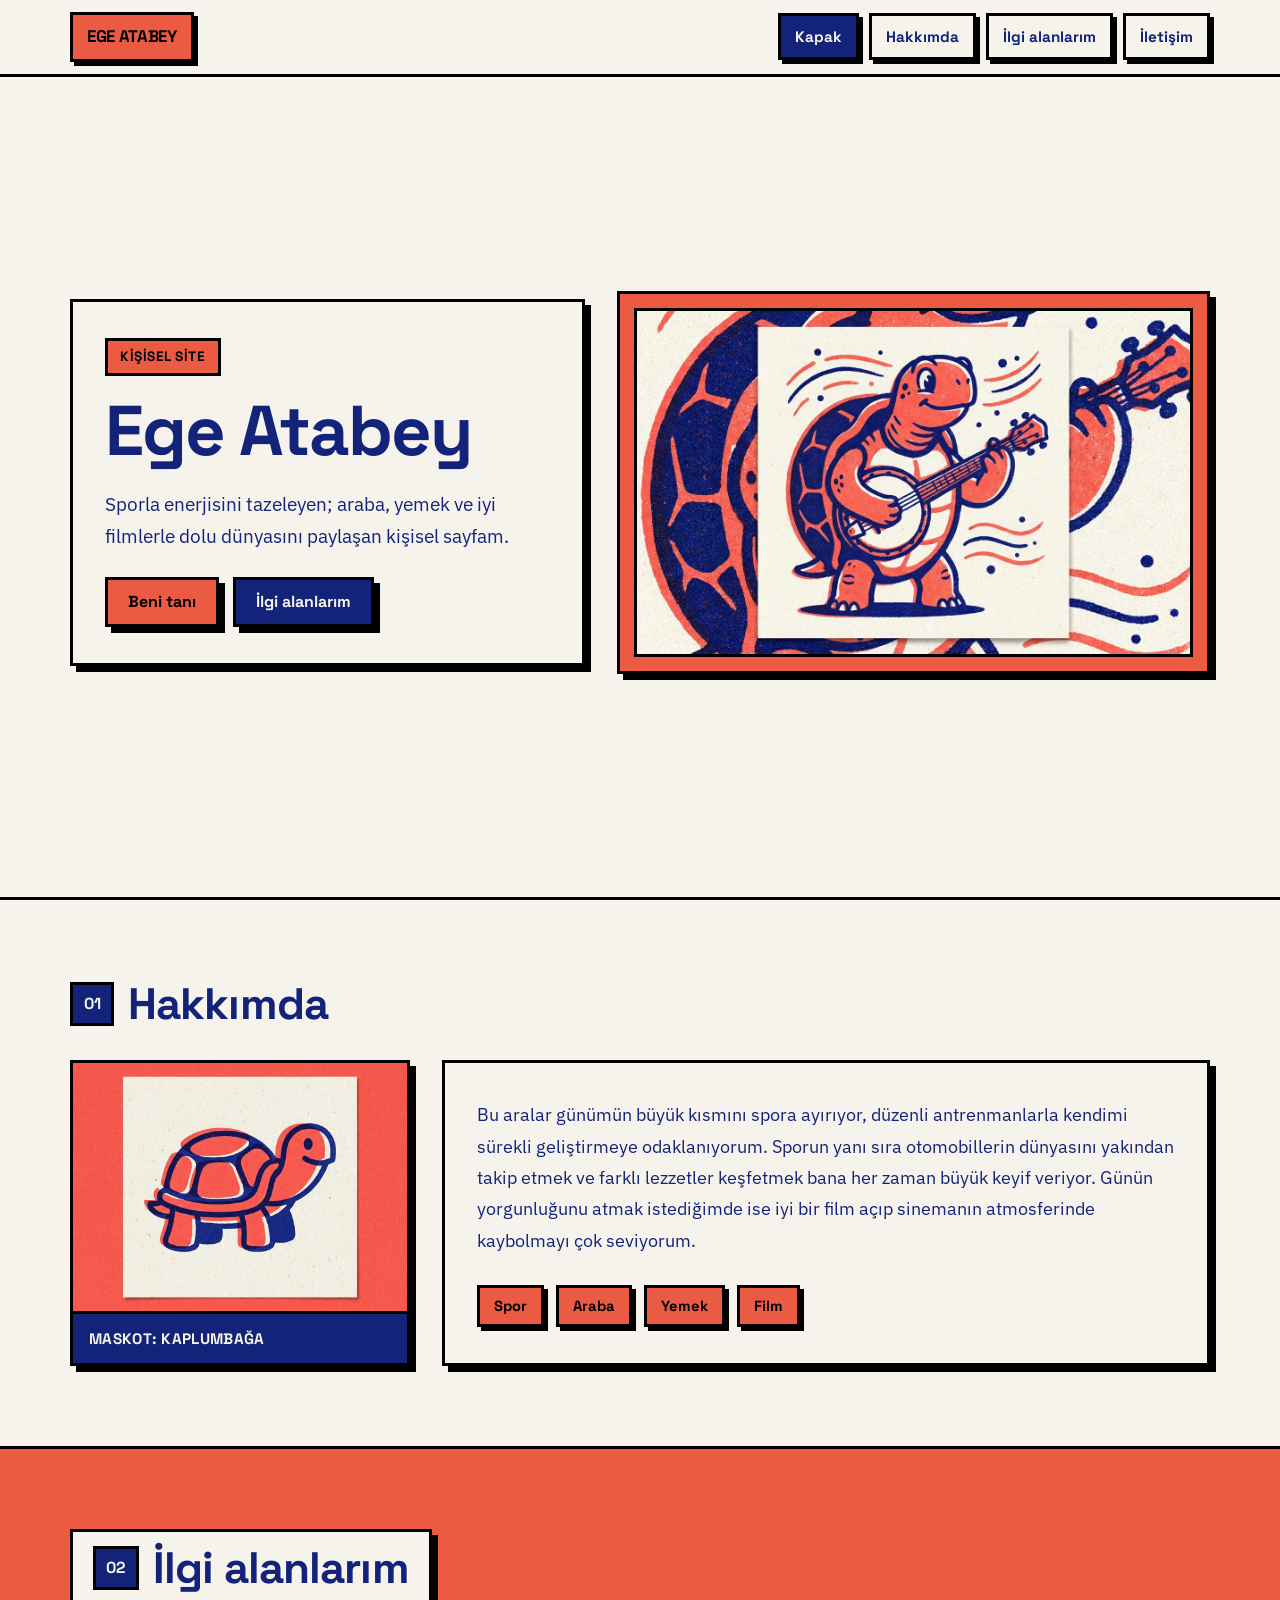
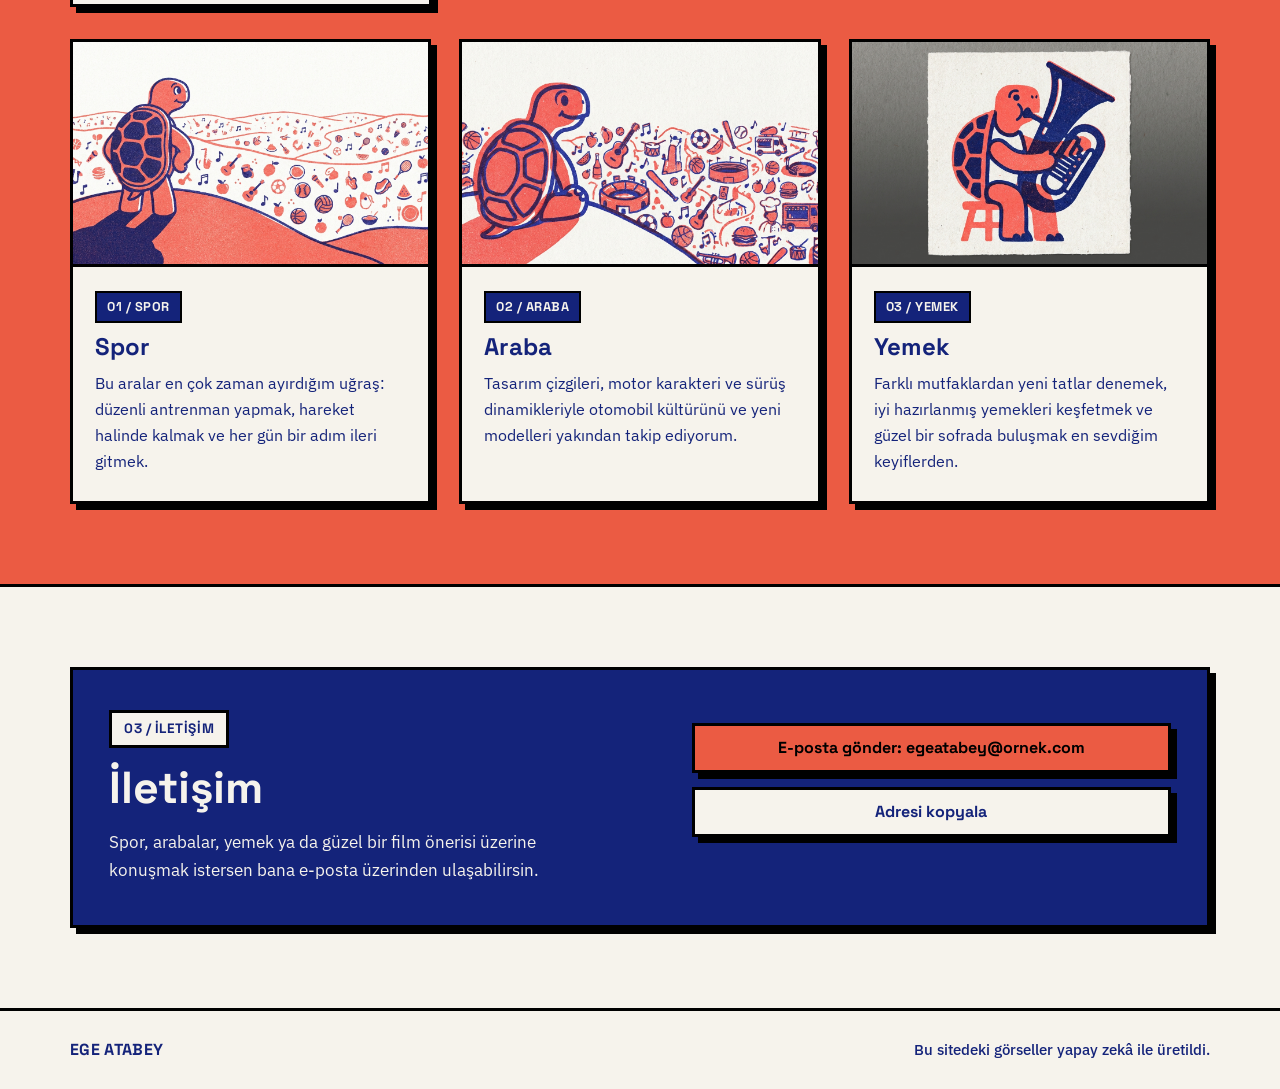
<file: index.html>
<!DOCTYPE html>
<html lang="tr">
<head>
  <meta charset="UTF-8">
  <meta name="viewport" content="width=device-width, initial-scale=1.0">
  <title>Ege Atabey</title>
  <meta name="description" content="Ege Atabey kişisel web sitesi: spor, araba, yemek ve sinema üzerine.">
  <link rel="icon" type="image/jpeg" href="resimler/maskot.jpg">
  <link rel="preconnect" href="https://fonts.googleapis.com">
  <link rel="preconnect" href="https://fonts.gstatic.com" crossorigin>
  <link href="https://fonts.googleapis.com/css2?family=IBM+Plex+Sans:wght@400;500;700&family=Space+Grotesk:wght@500;700&display=swap" rel="stylesheet">
  <link rel="stylesheet" href="style.css">
</head>
<body>
  <a class="atla-baglantisi" href="#kapak">İçeriğe geç</a>

  <header class="ust-menu" id="ust-menu">
    <div class="kapsayici menu-ici">
      <a class="marka" href="#kapak">Ege Atabey</a>

      <button
        type="button"
        class="menu-dugmesi"
        id="menu-dugmesi"
        aria-expanded="false"
        aria-controls="ana-gezinme"
      >
        Menü
      </button>

      <nav class="gezinme" id="ana-gezinme" aria-label="Ana menü">
        <a class="gezinme-baglantisi aktif" href="#kapak">Kapak</a>
        <a class="gezinme-baglantisi" href="#hakkimda">Hakkımda</a>
        <a class="gezinme-baglantisi" href="#ilgi-alanlarim">İlgi alanlarım</a>
        <a class="gezinme-baglantisi" href="#iletisim">İletişim</a>
      </nav>
    </div>
  </header>

  <main>
    <section class="kapak" id="kapak" aria-labelledby="kapak-baslik">
      <div class="kapsayici kapak-izgara">
        <div class="kapak-metin-kutusu kutu">
          <span class="etiket">Kişisel Site</span>
          <h1 id="kapak-baslik">Ege Atabey</h1>
          <p class="kapak-tanitim">
            Sporla enerjisini tazeleyen; araba, yemek ve iyi filmlerle dolu dünyasını paylaşan kişisel sayfam.
          </p>
          <div class="kapak-eylemler">
            <a class="dugme dugme-vurgu" href="#hakkimda">Beni tanı</a>
            <a class="dugme dugme-ikincil" href="#ilgi-alanlarim">İlgi alanlarım</a>
          </div>
        </div>

        <figure class="kapak-gorsel-cercevesi kutu">
          <img
            src="resimler/kapak.jpg"
            alt="Krem kağıt üzerinde mercan kırmızısı ve koyu lacivert baskı tarzında çizilmiş, neşeyle banjo çalan gülümseyen kaplumbağa illüstrasyonu"
            class="kapak-gorseli"
          >
        </figure>
      </div>
    </section>

    <section class="bolum hakkimda" id="hakkimda" aria-labelledby="hakkimda-baslik">
      <div class="kapsayici">
        <div class="bolum-basligi">
          <span class="bolum-no" aria-hidden="true">01</span>
          <h2 id="hakkimda-baslik">Hakkımda</h2>
        </div>

        <div class="hakkimda-izgara">
          <figure class="maskot-kutusu kutu">
            <img
              src="resimler/maskot.jpg"
              alt="Mercan kırmızısı zemin ortasındaki krem kart üzerinde lacivert konturlu gülümseyen kaplumbağa maskot çizimi"
              class="maskot-gorseli"
            >
            <figcaption class="maskot-altyazi">Maskot: Kaplumbağa</figcaption>
          </figure>

          <div class="hakkimda-metin kutu">
            <p>
              Bu aralar günümün büyük kısmını spora ayırıyor, düzenli antrenmanlarla kendimi sürekli geliştirmeye odaklanıyorum.
              Sporun yanı sıra otomobillerin dünyasını yakından takip etmek ve farklı lezzetler keşfetmek bana her zaman büyük keyif veriyor.
              Günün yorgunluğunu atmak istediğimde ise iyi bir film açıp sinemanın atmosferinde kaybolmayı çok seviyorum.
            </p>
            <ul class="anahtar-etiketler" aria-label="Öne çıkan konular">
              <li>Spor</li>
              <li>Araba</li>
              <li>Yemek</li>
              <li>Film</li>
            </ul>
          </div>
        </div>
      </div>
    </section>

    <section class="bolum ilgi-alanlarim" id="ilgi-alanlarim" aria-labelledby="ilgi-alanlarim-baslik">
      <div class="kapsayici">
        <div class="bolum-basligi bolum-basligi-kutu kutu">
          <span class="bolum-no" aria-hidden="true">02</span>
          <h2 id="ilgi-alanlarim-baslik">İlgi alanlarım</h2>
        </div>

        <div class="kartlar-izgara">
          <article class="kart kutu">
            <div class="kart-gorsel-alani">
              <img
                src="resimler/kart-1.jpg"
                alt="Bir tepenin üstünden müzik notaları, spor topları, tenis raketleri ve meyve çizimleriyle dolu manzaraya bakan mercan kırmızısı ve lacivert kaplumbağa illüstrasyonu"
                class="kart-gorseli"
                loading="lazy"
              >
            </div>
            <div class="kart-icerik">
              <span class="kart-sira">01 / SPOR</span>
              <h3>Spor</h3>
              <p>
                Bu aralar en çok zaman ayırdığım uğraş: düzenli antrenman yapmak, hareket halinde kalmak ve her gün bir adım ileri gitmek.
              </p>
            </div>
          </article>

          <article class="kart kutu">
            <div class="kart-gorsel-alani">
              <img
                src="resimler/kart-2.jpg"
                alt="Stadyumlar, yemek kamyonları, gitarlar, spor topları ve aşçı figürlerinin önünde oturan gülümseyen kaplumbağa illüstrasyonu"
                class="kart-gorseli"
                loading="lazy"
              >
            </div>
            <div class="kart-icerik">
              <span class="kart-sira">02 / ARABA</span>
              <h3>Araba</h3>
              <p>
                Tasarım çizgileri, motor karakteri ve sürüş dinamikleriyle otomobil kültürünü ve yeni modelleri yakından takip ediyorum.
              </p>
            </div>
          </article>

          <article class="kart kutu">
            <div class="kart-gorsel-alani">
              <img
                src="resimler/kart-3.jpg"
                alt="Küçük bir taburede oturarak büyük koyu lacivert bir tuba çalan mercan kırmızısı ve lacivert baskı tarzı kaplumbağa illüstrasyonu"
                class="kart-gorseli"
                loading="lazy"
              >
            </div>
            <div class="kart-icerik">
              <span class="kart-sira">03 / YEMEK</span>
              <h3>Yemek</h3>
              <p>
                Farklı mutfaklardan yeni tatlar denemek, iyi hazırlanmış yemekleri keşfetmek ve güzel bir sofrada buluşmak en sevdiğim keyiflerden.
              </p>
            </div>
          </article>
        </div>
      </div>
    </section>

    <section class="bolum iletisim" id="iletisim" aria-labelledby="iletisim-baslik">
      <div class="kapsayici">
        <div class="iletisim-kutusu kutu">
          <div class="iletisim-metin">
            <span class="etiket etiket-acik">03 / İletişim</span>
            <h2 id="iletisim-baslik">İletişim</h2>
            <p>
              Spor, arabalar, yemek ya da güzel bir film önerisi üzerine konuşmak istersen bana e-posta üzerinden ulaşabilirsin.
            </p>
          </div>

          <div class="iletisim-eylemler">
            <a class="dugme dugme-vurgu" href="mailto:egeatabey@ornek.com">
              E-posta gönder: egeatabey@ornek.com
            </a>
            <button
              type="button"
              class="dugme dugme-acik"
              id="eposta-kopyala"
              data-eposta="egeatabey@ornek.com"
            >
              Adresi kopyala
            </button>
            <p class="kopya-durumu" id="kopya-durumu" role="status" aria-live="polite"></p>
          </div>
        </div>
      </div>
    </section>
  </main>

  <footer class="alt-bilgi">
    <div class="kapsayici alt-bilgi-ici">
      <p class="alt-marka">Ege Atabey</p>
      <p class="yapay-zeka-notu">Bu sitedeki görseller yapay zekâ ile üretildi.</p>
    </div>
  </footer>

  <script src="script.js"></script>
</body>
</html>
</file>
<file: style.css>
:root {
  --zemin: #F6F3EC;
  --yazi: #14237A;
  --vurgu: #EB5B43;
  --siyah: #000000;
  --kenarlik: 3px solid var(--siyah);
  --golge: 6px 6px 0 var(--siyah);
  --golge-hover: 8px 8px 0 var(--siyah);
  --golge-basili: 3px 3px 0 var(--siyah);
  --menu-yuksekligi: 76px;
}

*,
*::before,
*::after {
  box-sizing: border-box;
}

html {
  scroll-behavior: smooth;
  scroll-padding-top: calc(var(--menu-yuksekligi) + 20px);
}

body {
  margin: 0;
  background-color: var(--zemin);
  color: var(--yazi);
  font-family: "IBM Plex Sans", -apple-system, BlinkMacSystemFont, "Segoe UI", sans-serif;
  font-size: 17px;
  line-height: 1.65;
  overflow-x: hidden;
}

img {
  display: block;
  max-width: 100%;
  height: auto;
}

h1,
h2,
h3,
.marka,
.etiket,
.bolum-no,
.dugme,
.gezinme-baglantisi,
.menu-dugmesi,
.kart-sira,
.maskot-altyazi,
.alt-marka {
  font-family: "Space Grotesk", -apple-system, BlinkMacSystemFont, sans-serif;
  font-weight: 700;
}

h1,
h2,
h3,
p,
figure {
  margin: 0;
}

a {
  color: inherit;
}

:focus-visible {
  outline: 3px solid var(--siyah);
  outline-offset: 3px;
}

.atla-baglantisi {
  position: fixed;
  top: -100px;
  left: 16px;
  z-index: 200;
  padding: 10px 16px;
  background-color: var(--vurgu);
  color: var(--siyah);
  border: var(--kenarlik);
  box-shadow: var(--golge);
  text-decoration: none;
  font-family: "Space Grotesk", sans-serif;
  font-weight: 700;
}

.atla-baglantisi:focus {
  top: 16px;
}

.kapsayici {
  width: min(1140px, 100% - 32px);
  margin-inline: auto;
}

.kutu {
  border: var(--kenarlik);
  box-shadow: var(--golge);
}

/* Sabit üst menü */
.ust-menu {
  position: fixed;
  top: 0;
  left: 0;
  right: 0;
  z-index: 100;
  min-height: var(--menu-yuksekligi);
  background-color: var(--zemin);
  border-bottom: var(--kenarlik);
  display: flex;
  align-items: center;
}

.menu-ici {
  display: flex;
  align-items: center;
  justify-content: space-between;
  gap: 16px;
  padding-block: 12px;
}

.marka {
  display: inline-block;
  padding: 8px 14px;
  background-color: var(--vurgu);
  color: var(--siyah);
  border: var(--kenarlik);
  box-shadow: 4px 4px 0 var(--siyah);
  text-decoration: none;
  font-size: 1.05rem;
  letter-spacing: -0.02em;
  text-transform: uppercase;
  transition: transform 0.14s ease, box-shadow 0.14s ease;
}

.marka:hover {
  transform: translate(-2px, -2px);
  box-shadow: 6px 6px 0 var(--siyah);
}

.menu-dugmesi {
  display: none;
  padding: 8px 14px;
  background-color: var(--zemin);
  color: var(--yazi);
  border: var(--kenarlik);
  box-shadow: 4px 4px 0 var(--siyah);
  font-size: 0.95rem;
  cursor: pointer;
}

.gezinme {
  display: flex;
  align-items: center;
  gap: 10px;
}

.gezinme-baglantisi {
  padding: 8px 14px;
  border: var(--kenarlik);
  background-color: var(--zemin);
  color: var(--yazi);
  text-decoration: none;
  font-size: 0.95rem;
  box-shadow: 4px 4px 0 var(--siyah);
  transition: transform 0.14s ease, box-shadow 0.14s ease, background-color 0.14s ease, color 0.14s ease;
}

.gezinme-baglantisi:hover {
  transform: translate(-2px, -2px);
  box-shadow: 6px 6px 0 var(--siyah);
  background-color: var(--vurgu);
  color: var(--siyah);
}

.gezinme-baglantisi.aktif {
  background-color: var(--yazi);
  color: var(--zemin);
}

/* Düğmeler ve etiketler */
.etiket {
  display: inline-block;
  padding: 5px 12px;
  background-color: var(--vurgu);
  color: var(--siyah);
  border: var(--kenarlik);
  font-size: 0.85rem;
  letter-spacing: 0.04em;
  text-transform: uppercase;
}

.etiket-acik {
  background-color: var(--zemin);
  color: var(--yazi);
}

.dugme {
  display: inline-flex;
  align-items: center;
  justify-content: center;
  padding: 12px 20px;
  border: var(--kenarlik);
  box-shadow: var(--golge);
  text-decoration: none;
  font-size: 1rem;
  line-height: 1.25;
  cursor: pointer;
  transition: transform 0.14s ease, box-shadow 0.14s ease;
}

.dugme:hover {
  transform: translate(-2px, -2px);
  box-shadow: var(--golge-hover);
}

.dugme:active {
  transform: translate(3px, 3px);
  box-shadow: var(--golge-basili);
}

.dugme-vurgu {
  background-color: var(--vurgu);
  color: var(--siyah);
}

.dugme-ikincil {
  background-color: var(--yazi);
  color: var(--zemin);
}

.dugme-acik {
  background-color: var(--zemin);
  color: var(--yazi);
}

/* Kapak bölümü (tam ekran yüksekliğinde) */
.kapak {
  min-height: 100svh;
  padding-top: calc(var(--menu-yuksekligi) + 40px);
  padding-bottom: 48px;
  display: flex;
  align-items: center;
  border-bottom: var(--kenarlik);
}

.kapak-izgara {
  display: grid;
  grid-template-columns: minmax(0, 1fr) minmax(0, 1.15fr);
  gap: 32px;
  align-items: center;
}

.kapak-metin-kutusu {
  background-color: var(--zemin);
  padding: 36px 32px;
  display: flex;
  flex-direction: column;
  align-items: flex-start;
  gap: 20px;
}

.kapak-metin-kutusu h1 {
  font-size: clamp(2.6rem, 5.5vw, 4.4rem);
  line-height: 1.02;
  letter-spacing: -0.03em;
  color: var(--yazi);
}

.kapak-tanitim {
  font-size: clamp(1.05rem, 1.5vw, 1.22rem);
  color: var(--yazi);
  max-width: 44ch;
}

.kapak-eylemler {
  display: flex;
  flex-wrap: wrap;
  gap: 14px;
  padding-top: 6px;
}

.kapak-gorsel-cercevesi {
  background-color: var(--vurgu);
  padding: 14px;
}

.kapak-gorseli {
  width: 100%;
  aspect-ratio: 16 / 10;
  object-fit: cover;
  border: var(--kenarlik);
}

/* Ortak bölüm stilleri */
.bolum {
  padding-block: 80px;
}

.bolum-basligi {
  display: inline-flex;
  align-items: center;
  gap: 14px;
  margin-bottom: 32px;
}

.bolum-basligi-kutu {
  background-color: var(--zemin);
  padding: 12px 20px;
}

.bolum-no {
  display: inline-flex;
  align-items: center;
  justify-content: center;
  min-width: 44px;
  height: 44px;
  padding-inline: 10px;
  background-color: var(--yazi);
  color: var(--zemin);
  border: var(--kenarlik);
  font-size: 1rem;
}

.bolum-basligi h2 {
  font-size: clamp(1.9rem, 3.6vw, 2.75rem);
  line-height: 1.1;
  letter-spacing: -0.02em;
  color: var(--yazi);
}

/* Hakkımda bölümü */
.hakkimda-izgara {
  display: grid;
  grid-template-columns: minmax(260px, 340px) minmax(0, 1fr);
  gap: 32px;
  align-items: stretch;
}

.maskot-kutusu {
  background-color: var(--vurgu);
  display: flex;
  flex-direction: column;
  overflow: hidden;
}

.maskot-gorseli {
  width: 100%;
  aspect-ratio: 4 / 3;
  object-fit: cover;
  border-bottom: var(--kenarlik);
  flex: 1;
}

.maskot-altyazi {
  padding: 12px 16px;
  background-color: var(--yazi);
  color: var(--zemin);
  font-size: 0.95rem;
  letter-spacing: 0.02em;
  text-transform: uppercase;
}

.hakkimda-metin {
  background-color: var(--zemin);
  padding: 36px 32px;
  display: flex;
  flex-direction: column;
  justify-content: space-between;
  gap: 28px;
}

.hakkimda-metin p {
  font-size: 1.12rem;
  line-height: 1.75;
}

.anahtar-etiketler {
  list-style: none;
  margin: 0;
  padding: 0;
  display: flex;
  flex-wrap: wrap;
  gap: 12px;
}

.anahtar-etiketler li {
  padding: 6px 14px;
  background-color: var(--vurgu);
  color: var(--siyah);
  border: var(--kenarlik);
  box-shadow: 4px 4px 0 var(--siyah);
  font-family: "Space Grotesk", sans-serif;
  font-weight: 700;
  font-size: 0.92rem;
}

/* İlgi alanlarım bölümü */
.ilgi-alanlarim {
  background-color: var(--vurgu);
  border-top: var(--kenarlik);
  border-bottom: var(--kenarlik);
}

.kartlar-izgara {
  display: grid;
  grid-template-columns: repeat(3, minmax(0, 1fr));
  gap: 28px;
}

.kart {
  background-color: var(--zemin);
  display: flex;
  flex-direction: column;
  overflow: hidden;
  transition: transform 0.16s ease, box-shadow 0.16s ease;
}

.kart:hover {
  transform: translate(-3px, -3px);
  box-shadow: 9px 9px 0 var(--siyah);
}

.kart-gorsel-alani {
  border-bottom: var(--kenarlik);
  background-color: var(--zemin);
}

.kart-gorseli {
  width: 100%;
  aspect-ratio: 16 / 10;
  object-fit: cover;
}

.kart-icerik {
  padding: 24px 22px 26px;
  display: flex;
  flex-direction: column;
  gap: 10px;
  flex: 1;
}

.kart-sira {
  display: inline-block;
  align-self: flex-start;
  padding: 3px 10px;
  background-color: var(--yazi);
  color: var(--zemin);
  border: 2px solid var(--siyah);
  font-size: 0.8rem;
  letter-spacing: 0.04em;
}

.kart-icerik h3 {
  font-size: 1.5rem;
  line-height: 1.2;
  color: var(--yazi);
}

.kart-icerik p {
  font-size: 0.98rem;
  color: var(--yazi);
}

/* İletişim bölümü */
.iletisim-kutusu {
  background-color: var(--yazi);
  color: var(--zemin);
  padding: 40px 36px;
  display: grid;
  grid-template-columns: minmax(0, 1.15fr) minmax(0, 1fr);
  gap: 32px;
  align-items: center;
}

.iletisim-metin {
  display: flex;
  flex-direction: column;
  align-items: flex-start;
  gap: 16px;
}

.iletisim-metin h2 {
  font-size: clamp(2rem, 3.6vw, 2.8rem);
  line-height: 1.08;
  color: var(--zemin);
}

.iletisim-metin p {
  font-size: 1.06rem;
  max-width: 44ch;
  color: var(--zemin);
}

.iletisim-eylemler {
  display: flex;
  flex-direction: column;
  align-items: flex-start;
  gap: 14px;
}

.iletisim-eylemler .dugme {
  width: 100%;
  text-align: center;
  word-break: break-word;
}

.kopya-durumu {
  min-height: 1.4em;
  font-family: "Space Grotesk", sans-serif;
  font-weight: 700;
  font-size: 0.95rem;
  color: var(--zemin);
}

/* Alt bilgi */
.alt-bilgi {
  background-color: var(--zemin);
  border-top: var(--kenarlik);
  padding-block: 26px;
}

.alt-bilgi-ici {
  display: flex;
  flex-wrap: wrap;
  align-items: center;
  justify-content: space-between;
  gap: 12px 24px;
}

.alt-marka {
  font-size: 1rem;
  text-transform: uppercase;
  letter-spacing: 0.02em;
}

.yapay-zeka-notu {
  font-size: 0.95rem;
  font-weight: 500;
}

/* Tablet ve telefon uyumu */
@media (max-width: 960px) {
  .kapak-izgara {
    grid-template-columns: 1fr;
    gap: 24px;
  }

  .hakkimda-izgara {
    grid-template-columns: 1fr;
  }

  .kartlar-izgara {
    grid-template-columns: 1fr;
  }

  .iletisim-kutusu {
    grid-template-columns: 1fr;
    padding: 32px 24px;
  }
}

@media (max-width: 720px) {
  :root {
    --menu-yuksekligi: 68px;
  }

  .menu-ici {
    flex-wrap: wrap;
  }

  .menu-dugmesi {
    display: inline-block;
  }

  .gezinme {
    display: none;
    width: 100%;
    flex-direction: column;
    align-items: stretch;
    gap: 8px;
    padding-top: 8px;
    padding-bottom: 6px;
  }

  .gezinme.acik {
    display: flex;
  }

  .gezinme-baglantisi {
    text-align: center;
  }

  .kapak {
    padding-top: calc(var(--menu-yuksekligi) + 24px);
    padding-bottom: 36px;
  }

  .kapak-metin-kutusu,
  .hakkimda-metin {
    padding: 24px 20px;
  }

  .kapak-eylemler {
    width: 100%;
  }

  .kapak-eylemler .dugme {
    flex: 1 1 160px;
  }

  .bolum {
    padding-block: 56px;
  }

  .alt-bilgi-ici {
    flex-direction: column;
    align-items: flex-start;
  }
}

/* Hareketi azaltma tercihi */
@media (prefers-reduced-motion: reduce) {
  html {
    scroll-behavior: auto;
  }

  *,
  *::before,
  *::after {
    animation-duration: 0.01ms !important;
    animation-iteration-count: 1 !important;
    transition-duration: 0.01ms !important;
  }

  .marka:hover,
  .gezinme-baglantisi:hover,
  .dugme:hover,
  .dugme:active,
  .kart:hover {
    transform: none;
    box-shadow: var(--golge);
  }

  .marka:hover,
  .gezinme-baglantisi:hover {
    box-shadow: 4px 4px 0 var(--siyah);
  }
}
</file>
